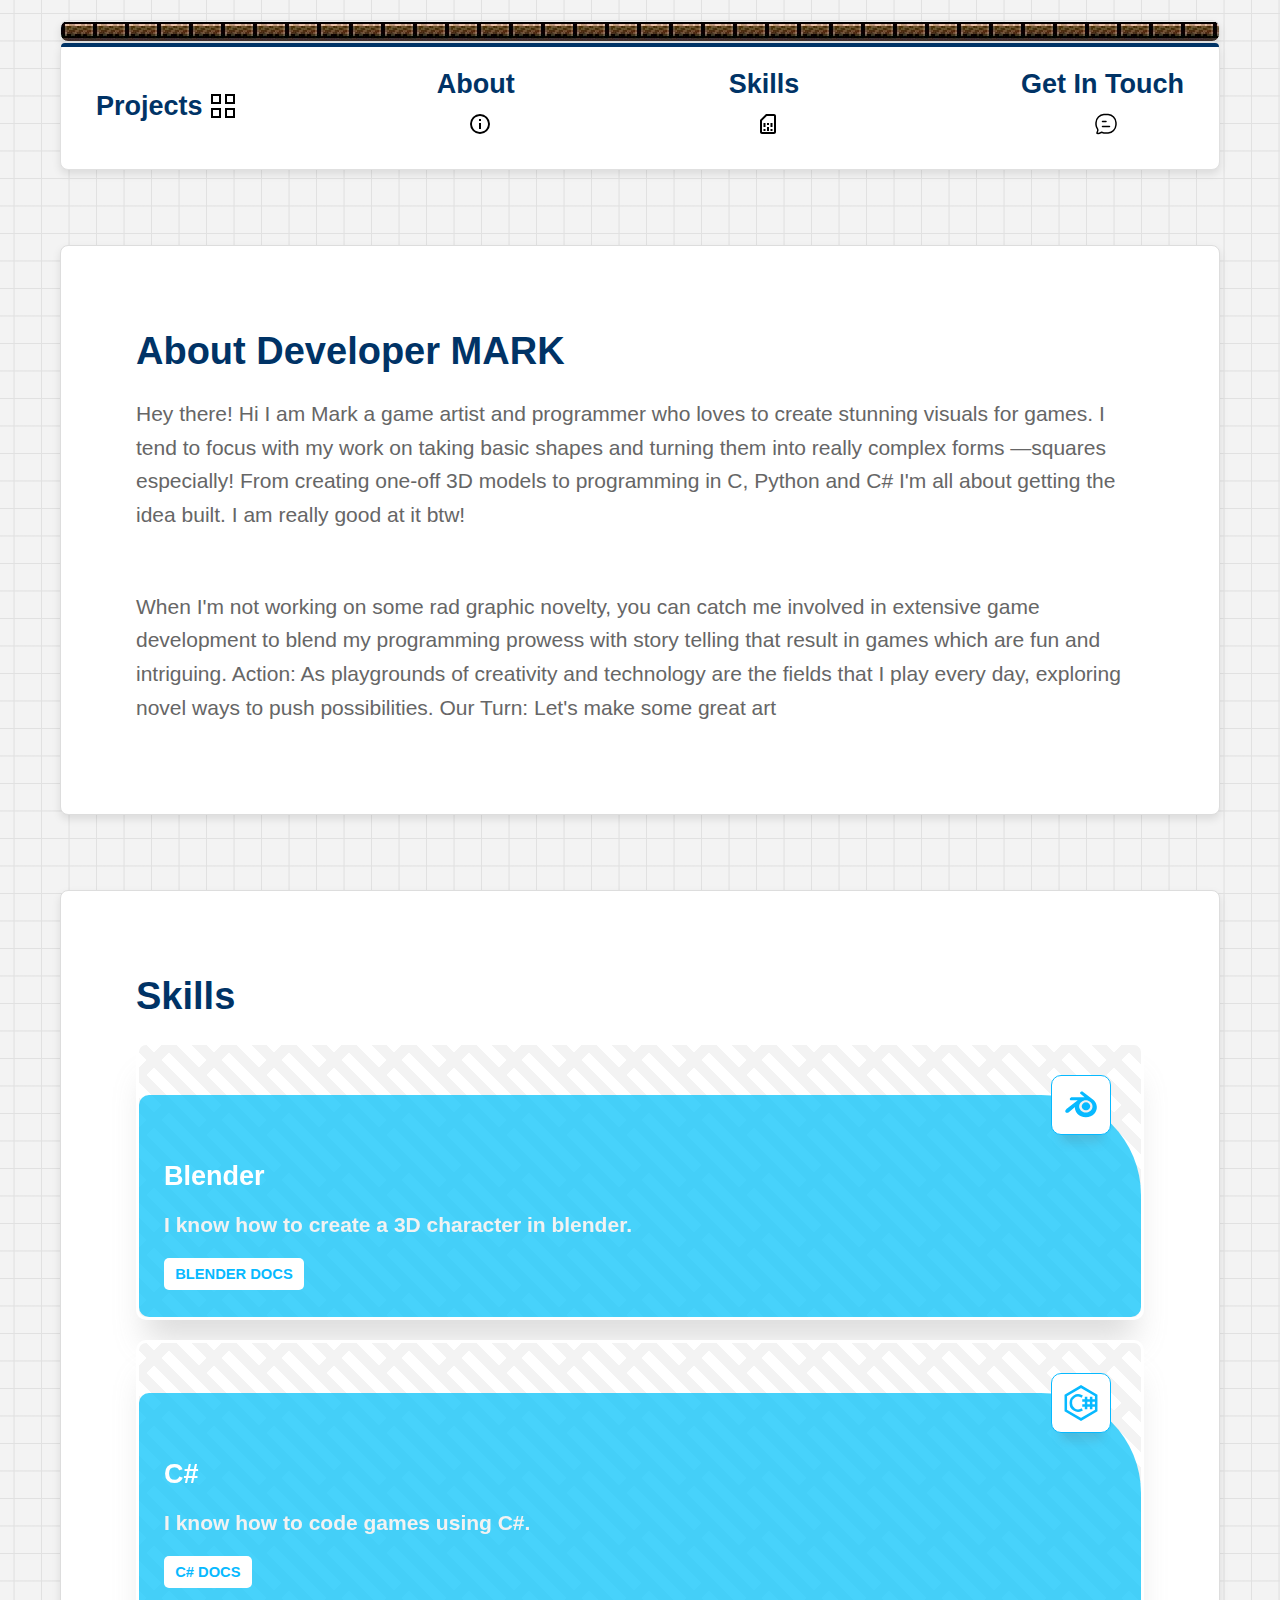
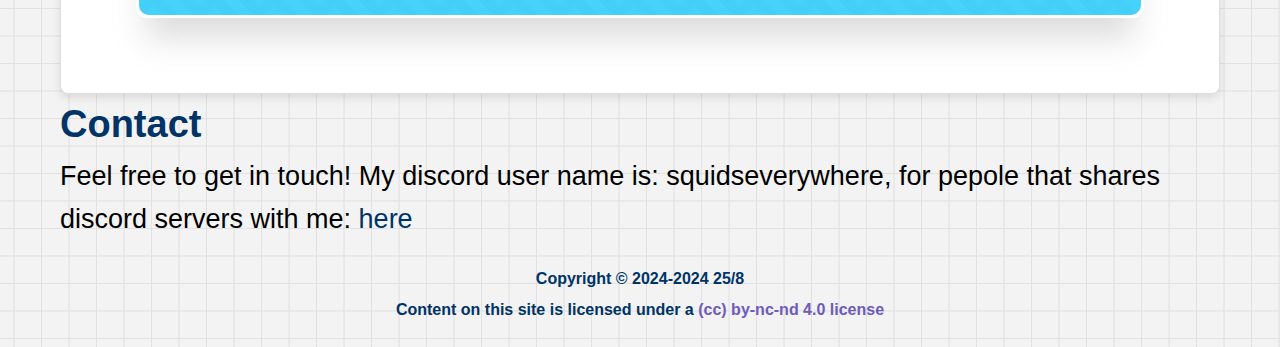
<file: index.html>
<!DOCTYPE html>
<html lang="en">
<head>
    <meta charset="UTF-8">
    <meta name="viewport" content="width=device-width, initial-scale=1.0">
    <link rel="stylesheet" href="style.css">
    <meta name="keywords" content="mark, portfolio, dev, development, developer, dev_mark, developer_mark, back-end, c#, game_dev">
    <meta name="author" content="Developer Mark">
    <meta name="description" content="This is my portfolio/marks portfolio, I guess you are here to checkout my work and learn about me!🧑‍💻">
    
    <meta property="og:title" content="Marks portfolio">
    <meta property="og:description" content="This is my portfolio/zeus portfolio, I guess you are here to checkout my work and learn about me!🧑‍💻">
    <meta property="og:image" content="/assets/mark_pfp.png"> 
    <meta property="og:type" content="website">
    <meta property="og:url" content="https://mark.is-a.dev">
    <link rel="icon" type="image/svg+xml" href="/assets/mark_pfp.png"/>
    <title>MARKS PORTFOLIO | Made By Developer ZEUS</title>
</head>
<body>
    <div class="container">
        <div class="banner"></div>

        <div class="nav_bar">
            <!-- Hamburger Button -->
            <div class="hamburger">
                <svg xmlns="http://www.w3.org/2000/svg" width="24" height="24" viewBox="0 0 24 24">
                    <rect width="24" height="24" fill="none"/>
                    <path fill="currentColor" d="M3 18h18v-2H3v2zm0-5h18v-2H3v2zm0-7v2h18V6H3z"/>
                </svg>
            </div>

            <button class="items projects">
                <h2>Projects</h2>
                <svg xmlns="http://www.w3.org/2000/svg" width="24" height="24" viewBox="0 0 24 24">
                    <rect width="24" height="24" fill="none" />
                    <path fill="none" stroke="currentColor" stroke-width="2" d="M9 15v8H1v-8zm14 0v8h-8v-8zM9 1v8H1V1zm14 0v8h-8V1z" />
                </svg>
            </button>
            <div class="items">
                <section class="nav-button about-link" data-target="#about">
                    <h2>About</h2>
                    <svg xmlns="http://www.w3.org/2000/svg" width="24" height="24" viewBox="0 0 24 24">
                        <rect width="24" height="24" fill="none" />
                        <path fill="currentColor" d="M11 9h2V7h-2m1 13c-4.41 0-8-3.59-8-8s3.59-8 8-8s8 3.59 8 8s-3.59 8-8 8m0-18A10 10 0 0 0 2 12a10 10 0 0 0 10 10a10 10 0 0 0 10-10A10 10 0 0 0 12 2m-1 15h2v-6h-2z" />
                    </svg>
                </section>
            </div>
            <div class="items">
                <section class="nav-button experience-link" data-target="#experience">
                    <h2>Skills</h2>
                    <svg xmlns="http://www.w3.org/2000/svg" width="24" height="24" viewBox="0 0 24 24">
                        <rect width="24" height="24" fill="none" />
                        <path fill="currentColor" d="M18 4v16H6V8.8L10.8 4zm0-2h-8L4 8v12c0 1.1.9 2 2 2h12c1.1 0 2-.9 2-2V4c0-1.1-.9-2-2-2M9.5 19h-2v-2h2zm7 0h-2v-2h2zm-7-4h-2v-4h2zm3.5 4h-2v-4h2zm0-6h-2v-2h2zm3.5 2h-2v-4h2z" />
                    </svg>
                </section>
            </div>
            <div class="items">
                <section class="nav-button contact-link" data-target="#contact">
                    <h2>Get In Touch</h2>
                    <svg xmlns="http://www.w3.org/2000/svg" width="24" height="24" viewBox="0 0 24 24">
                        <rect width="24" height="24" fill="none" />
                        <path fill="none" stroke="currentColor" stroke-linecap="round" stroke-linejoin="round" stroke-width="1.5" d="M8.5 14.5h7m-7-5H12m2.17 11.39c4.184-.277 7.516-3.657 7.79-7.9c.053-.83.053-1.69 0-2.52c-.274-4.242-3.606-7.62-7.79-7.899a33 33 0 0 0-4.34 0c-4.184.278-7.516 3.657-7.79 7.9a20 20 0 0 0 0 2.52c.1 1.545.783 2.976 1.588 4.184c.467.845.159 1.9-.328 2.823c-.35.665-.526.997-.385 1.237c.14.24.455.248 1.084.263c1.245.03 2.084-.322 2.75-.813c.377-.279.566-.418.696-.434s.387.09.899.3c.46.19.995.307 1.485.34c1.425.094 2.914.094 4.342 0" color="currentColor" />
                    </svg>
                </section>
            </div>
        </div>

        <section id="about" class="about">
            <h1>About Developer MARK</h1>
            <p>Hey there! Hi I am Mark a game artist and programmer who loves to create stunning visuals for games. I tend to focus with my work on taking basic shapes and turning them into really complex forms —squares especially! From creating one-off 3D models to programming in C, Python and C# I'm all about getting the idea built. I am really good at it btw!</p>
            <br>
            <p>When I'm not working on some rad graphic novelty, you can catch me involved in extensive game development to blend my programming prowess with story telling that result in games which are fun and intriguing. Action: As playgrounds of creativity and technology are the fields that I play every day, exploring novel ways to push possibilities. Our Turn: Let's make some great art</p>
        </section>

        <section id="experience" class="experience">
            <h1>Skills</h1>
            <div class="parent">
            <div class="card">
                <div class="content-box">
                    <span class="card-title">Blender</span>
                    <p class="card-content">
                        I know how to create a 3D character in blender. 
                    </p>
                    <button class="see-more blender_docs">Blender DOCS</button>
                </div>
                <div class="date-box">
                    <svg xmlns="http://www.w3.org/2000/svg" width="235px" height="235px" viewBox="0 0 256 256">
                        <rect width="256" height="256" fill="none" />
                        <g fill="none">
                            <rect width="256" height="256" fill="white" rx="60" />
                            <path fill="#F0F0F0" d="M105.552 137.283c.775-13.88 7.539-26.109 17.744-34.778c10.008-8.514 23.479-13.718 38.177-13.718c14.683 0 28.154 5.204 38.169 13.718c10.198 8.669 16.962 20.898 17.744 34.763c.774 14.262-4.931 27.511-14.939 37.332c-10.205 9.99-24.72 16.259-40.974 16.259s-30.798-6.269-40.996-16.259c-10.016-9.821-15.706-23.07-14.925-37.317" />
                            <path fill="#07b9ff" d="M132.782 138.529c.397-7.122 3.868-13.397 9.104-17.845c5.135-4.369 12.047-7.039 19.589-7.039c7.534 0 14.446 2.67 19.584 7.039c5.233 4.448 8.704 10.723 9.105 17.837c.397 7.318-2.53 14.116-7.665 19.156c-5.237 5.126-12.684 8.342-21.024 8.342s-15.803-3.216-21.036-8.342c-5.138-5.04-8.058-11.838-7.657-19.148" />
                            <path fill="#07b9ff" d="M87.09 152.92c.049 2.787.933 8.203 2.26 12.433c2.79 8.952 7.52 17.234 14.101 24.533c6.755 7.503 15.072 13.529 24.679 17.807c10.098 4.493 21.039 6.783 32.404 6.764c11.346-.015 22.287-2.35 32.385-6.877c9.607-4.32 17.917-10.372 24.66-17.878c6.578-7.33 11.301-15.627 14.097-24.579a62.4 62.4 0 0 0 2.65-13.721a62.8 62.8 0 0 0-.438-13.626c-1.252-8.851-4.3-17.156-8.993-24.726c-4.291-6.956-9.824-13.046-16.402-18.172l.015-.012l-66.386-51.217c-.06-.046-.108-.095-.172-.136c-4.356-3.36-11.68-3.348-16.47.019c-4.843 3.405-5.397 9.035-1.087 12.587l-.019.019l27.689 22.624l-84.393.09h-.112c-6.976.008-13.681 4.606-15.008 10.418c-1.364 5.92 3.373 10.831 10.626 10.858l-.011.026l42.775-.083l-76.33 58.871c-.097.072-.202.147-.292.219c-7.2 5.54-9.528 14.752-4.993 20.582c4.603 5.929 14.39 5.94 21.665.034l41.659-34.258s-.608 4.625-.559 7.401m107.047 15.487c-8.583 8.787-20.6 13.77-33.603 13.796c-13.022.023-25.039-4.915-33.622-13.687c-4.194-4.275-7.276-9.193-9.176-14.432a37.6 37.6 0 0 1-2.106-16.128c.453-5.389 2.05-10.53 4.599-15.181c2.504-4.573 5.952-8.704 10.21-12.199c8.344-6.832 18.966-10.531 30.076-10.546c11.121-.015 21.736 3.649 30.088 10.459c4.25 3.48 7.695 7.597 10.199 12.161a38.2 38.2 0 0 1 4.617 15.175a37.7 37.7 0 0 1-2.114 16.116c-1.904 5.254-4.974 10.172-9.168 14.466" />
                        </g>
                    </svg>
                </div>
            </div>
            <div class="card">
                <div class="content-box">
                    <span class="card-title">C#</span>
                    <p class="card-content">
                        I know how to code games using C#. 
                    </p>
                    <button class="see-more cSharp_docs">C# DOCS</button>
                </div>
                <div class="date-box">
                    <svg xmlns="http://www.w3.org/2000/svg" width="220" height="220" viewBox="0 0 15 15">
                        <rect width="15" height="15" fill="none" />
                        <path fill="none" stroke="#07b9ff" d="M9.5 5v5m2-5v5M8 6.5h5m-5 2h5M8 10l-.402.201A2.83 2.83 0 0 1 3.5 7.668v-.336a2.832 2.832 0 0 1 4.098-2.533L8 5m-6.5 5.5v-6l6-3.5l6 3.5v6l-6 3.5z" />
                    </svg>
                </div>
            </div>
            </div>
        </section>

        <section id="contact" class="contact">
            <h1>Contact</h1>
            <p>Feel free to get in touch! My discord user name is: squidseverywhere, for pepole that shares discord servers with me: <a href="https://discord.com/users/1219315959001514024">here</a></p>
        </section>

        <div class="copyright">
            <h1>Copyright © 2024-2024 25/8</h1>
            <h1>Content on this site is licensed under a <a rel="license" href="https://creativecommons.org/licenses/by-nc-nd/4.0/">(cc) by-nc-nd 4.0 license</a></h1>
        </div>
    </div>

    <script src="script.js"></script>
</body>
</html>
</file>
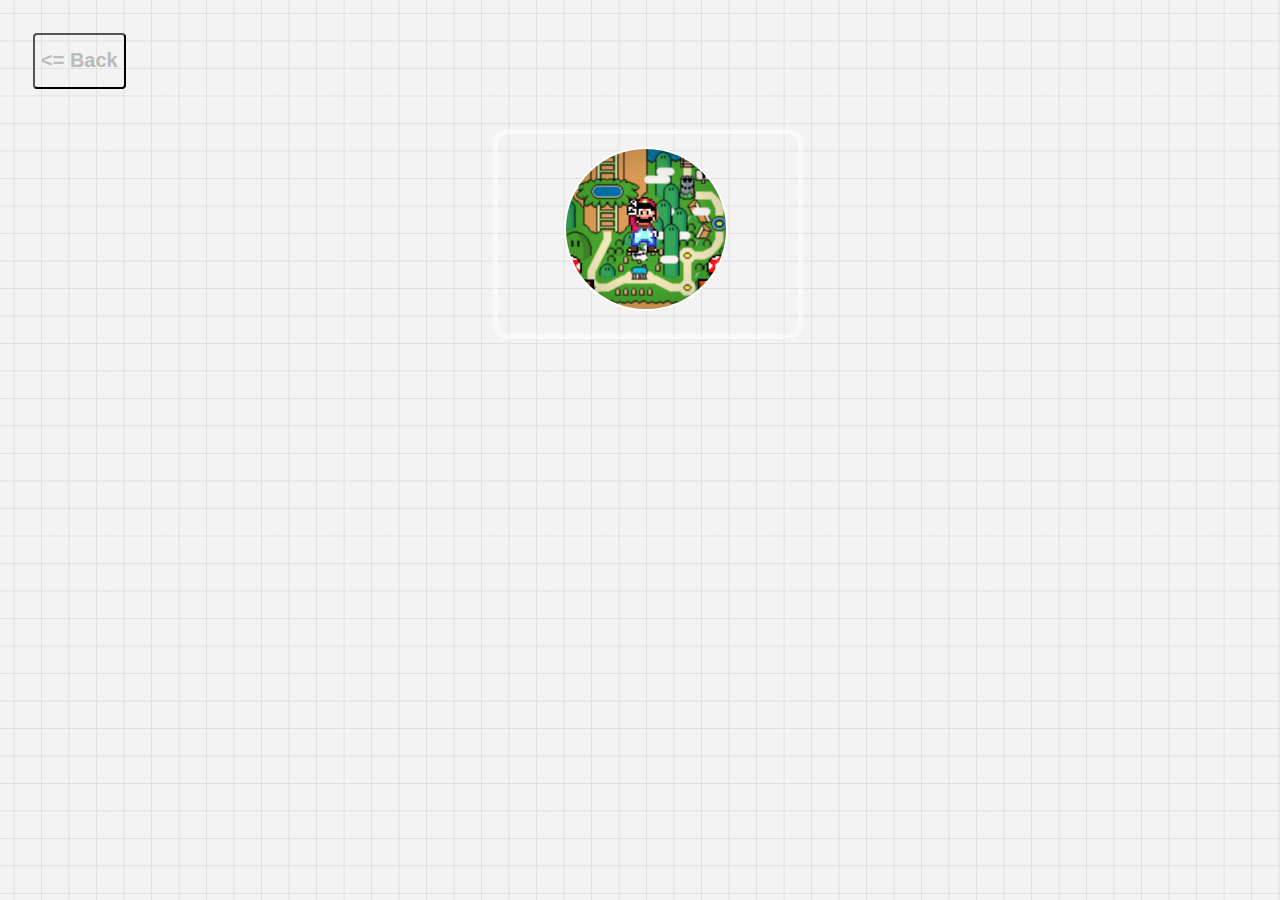
<file: projects/index.html>
<!DOCTYPE html>
<html lang="en">
<head>
    <meta charset="UTF-8">
    <meta name="viewport" content="width=device-width, initial-scale=1.0">
    <link rel="stylesheet" href="style.css">
    <link rel="icon" type="image/svg+xml" href="/assets/mark_pfp.png"/>
    <title>Projects | Made By Developer ZEUS</title>
</head>
<body>
    <div class="container">
        <button class="back__btn">
            <h1><= Back</h1>
        </button>
        
        <!-- Updated Card HTML -->
        <div class="card">
            <img src="../assets/mark_pfp.png" alt="ZEUS Logo" class="card__logo">
            <div class="card__content">
                <p class="card__title">No Projects Yet</p>
                <p class="card__description">We’re working hard to bring you some exciting new projects. Check back soon to see the latest updates and developments. Your patience is appreciated!</p>
            </div> 
        </div>
    </div>

    <script src="script.js"></script>
</body>
</html>
</file>
<file: style.css>
@import url('https://fonts.cdnfonts.com/css/cascadia-code');

/* Font size variables */
:root {
    --font-size-title: 38px;
    --font-size-body: 27px;
    --font-size-small: 21px;
    --font-size-small-button: 14.7px;
    --color: #E1E1E1;
}

* {
    margin: 0;
    padding: 0;
    box-sizing: border-box;
    cursor: crosshair;
}

body {
    font-family: 'Cascadia Code', sans-serif;
    line-height: 1.6;
    font-size: var(--font-size-body);
    width: 100%;
    height: 100%;
    background-color: #F3F3F3;
    background-image: linear-gradient(0deg, transparent 24%, var(--color) 25%, var(--color) 26%, transparent 27%,transparent 74%, var(--color) 75%, var(--color) 76%, transparent 77%,transparent),
        linear-gradient(90deg, transparent 24%, var(--color) 25%, var(--color) 26%, transparent 27%,transparent 74%, var(--color) 75%, var(--color) 76%, transparent 77%,transparent);
    background-size: 55px 55px;
}

.container {
    max-width: 1200px;
    margin: auto;
    padding: 20px;
}

h1, .title {
    font-size: var(--font-size-title);
    font-weight: bold;
    color: #003366;
}

/* Banner */
.banner {
    display: flex;
    align-items: center;
    justify-content: space-between;
    background-image: url(assets/mark_banner.png);
    padding: 10px 20px;
    border-radius: 8px;
    box-shadow: 0 4px 8px rgba(0, 0, 0, 0.1);
    position: relative;
    z-index: 1;
    border: 1px solid #e0e0e0;
}


/* Navigation Bar */
.nav_bar {
    display: flex;
    align-items: center;
    justify-content: space-between;
    background-color: #ffffff;
    padding: 10px 20px;
    border-radius: 8px;
    box-shadow: 0 4px 8px rgba(0, 0, 0, 0.1);
    position: relative;
    z-index: 1;
    border: 1px solid #e0e0e0;
}

.nav_bar::before {
    content: '';
    position: absolute;
    top: 0;
    left: 0;
    width: 100%;
    height: 4px;
    background: #003366;
    border-radius: 4px 4px 0 0;
}

/* Hamburger Menu */
.hamburger {
    display: none;
}

.hamburger svg {
    fill: #003366;
    width: 30px;
    height: 30px;
}

/* Navigation Items */
.items {
    display: flex;
    align-items: center;
    margin: 0;
    padding: 10px 15px;
    position: relative;
    transition: background-color 0.3s, color 0.3s;
    border-radius: 5px;
    min-width: 120px;
    text-align: center;
}

.items h2 {
    margin: 0;
    font-size: var(--font-size-body);
    color: #003366;
    transition: color 0.3s;
    font-weight: 600;
}

.items svg {
    margin-left: 8px;
    fill: #003366;
    transition: fill 0.3s;
}

.items:hover, .items.active {
    background-color: #e6f9f9;
    color: #008080;
}

.items:hover h2, .items.active h2 {
    color: #008080;
}

.items:hover svg, .items.active svg {
    fill: #008080;
}

/* Responsive */
@media (max-width: 768px) {
    .nav_bar {
        flex-direction: column;
        align-items: flex-start;
    }

    .hamburger {
        display: block;
    }

    .nav_bar .items {
        display: none;
        width: 100%;
        padding: 0;
    }

    .nav_bar.show .items {
        display: flex;
        flex-direction: column;
        width: 100%;
    }
}

/* About Section */
#about {
    margin-top: 75px;
    padding: 75px;
    border: 1px solid #ddd;
    border-radius: 8px;
    background-color: #ffffff;
    box-shadow: 0 4px 8px rgba(0, 0, 0, 0.1);
}

#about h1 {
    font-size: var(--font-size-title);
    margin-bottom: 15px;
    color: #003366;
}

#about p {
    font-size: var(--font-size-small);
    margin-bottom: 15px;
    color: #666666;
}

/* Experience Section */
#experience {
    margin-top: 75px;
    padding: 75px;
    border: 1px solid #ddd;
    border-radius: 8px;
    background-color: #ffffff;
    box-shadow: 0 4px 8px rgba(0, 0, 0, 0.1);
}

#experience h1 {
    font-size: var(--font-size-title);
    margin-bottom: 15px;
    color: #003366;
}

.see-more {
    background-color: #008080;
    color: #ffffff;
    border: none;
    padding: 10px 20px;
    border-radius: 5px;
    font-size: 16px;
    transition: background-color 0.3s, transform 0.2s;
}

.see-more:hover {
    background-color: #006666;
}

.see-more:active {
    transform: scale(0.98);
}
input, textarea {
    border: 1px solid #ddd;
    border-radius: 5px;
    padding: 10px;
    font-size: 16px;
    width: 100%;
    box-sizing: border-box;
    margin-bottom: 15px;
}

input:focus, textarea:focus {
    border-color: #008080;
    outline: none;
    box-shadow: 0 0 5px rgba(0, 128, 128, 0.2);
}

/* Links */
a {
    color: #003366;
    text-decoration: none;
}

a:hover {
    color: #008080;
    text-decoration: underline;
}

/* Card */ 
.parent {
    display: flex;
    gap: 20px;
    flex-wrap: wrap;
}

.card {
    padding-top: 50px;
    border-radius: 10px;
    border: 3px solid rgb(255, 255, 255);
    transform-style: preserve-3d;
    background: linear-gradient(135deg,#0000 18.75%,#f3f3f3 0 31.25%,#0000 0),
    repeating-linear-gradient(45deg,#f3f3f3 -6.25% 6.25%,#ffffff 0 18.75%);
    background-size: 60px 60px;
    background-position: 0 0, 0 0;
    background-color: #f0f0f0;
    width: 100%;
    box-shadow: rgba(142, 142, 142, 0.3) 0px 30px 30px -10px;
    transition: all 0.5s ease-in-out;
}
  
.card:hover {
    background-position: -100px 100px, -100px 100px;
    transform: rotate3d(0.5, 1, 0, 30deg);
}
  
.content-box {
    background: rgba(4, 193, 250, 0.732);
    border-radius: 10px 100px 10px 10px;
    transition: all 0.5s ease-in-out;
    padding: 60px 25px 25px 25px;
    transform-style: preserve-3d;
}
  
.content-box .card-title {
    display: inline-block;
    color: white;
    font-size: var(--font-size-body);
    font-weight: 900;
    transition: all 0.5s ease-in-out;
    transform: translate3d(0px, 0px, 50px);
}
  
.content-box .card-title:hover {
    transform: translate3d(0px, 0px, 60px);
}
  
.content-box .card-content {
    margin-top: 10px;
    font-size: var(--font-size-small);
    font-weight: 700;
    color: #f2f2f2;
    transition: all 0.5s ease-in-out;
    transform: translate3d(0px, 0px, 30px);
}
  
.content-box .card-content:hover {
    transform: translate3d(0px, 0px, 60px);
}
  
.content-box .see-more {
    margin-top: 1rem;
    display: inline-block;
    font-weight: 900;
    font-size: var(--font-size-small-button);
    text-transform: uppercase;
    color: rgb(7, 185, 255);
    border-radius: 5px;
    background: white;
    padding: 0.5rem 0.7rem;
    transition: all 0.5s ease-in-out;
    transform: translate3d(0px, 0px, 20px);
}

.content-box .see-more:hover {
    transform: translate3d(0px, 0px, 60px);
}
  
.date-box {
    position: absolute;
    display: flex;
    justify-content: center;
    align-items: center;
    top: 30px;
    right: 30px;
    height: 60px;
    width: 60px;
    background: white;
    border: 1px solid rgb(7, 185, 255);
    border-radius: 10px;
    padding: 10px;
    transform: translate3d(0px, 0px, 80px);
    box-shadow: rgba(100, 100, 111, 0.2) 0px 17px 10px -10px;
}

.icons {
    max-width: 100%; 
    max-height: 100%;
}
  
.date-box span {
    display: block;
    text-align: center;
}

/* Tables */
table {
    width: 100%;
    border-collapse: collapse;
    margin: 20px 0;
}

th, td {
    padding: 15px;
    border: 1px solid #ddd;
    text-align: left;
}

th {
    background-color: #003366;
    color: #ffffff;
}

tr:nth-child(even) {
    background-color: #f9f9f9;
}

tr:hover {
    background-color: #e6f9f9;
}

/* Alerts */
.alert {
    padding: 15px;
    margin-bottom: 20px;
    border-radius: 5px;
    color: #ffffff;
}

.alert.success {
    background-color: #28a745;
}

.alert.error {
    background-color: #dc3545;
}

.alert.warning {
    background-color: #ffc107;
}

.projects {
    background: none;
    border: none;
    font-family: 'Cascadia Code', sans-serif;
}

.copyright {
    color: white;
    text-align: center;
    padding: 20px;
    position: absolute;
    bottom: 100;
    left: 0%;
    width: 100%;
}
  
.copyright h1 {
    font-size: 16px;
    margin: 5px 0;
}
  
.copyright a {
    color: #6E5BBB;
    text-decoration: none;
}
  
.copyright a:hover {
    text-decoration: underline;
    cursor: pointer;
}

/* Animations */
@keyframes fadeIn {
    from {
        opacity: 0;
    }
    to {
        opacity: 1;
    }
}

.fade-in {
    animation: fadeIn 0.5s ease-in-out;
}

@keyframes slideIn {
    from {
        transform: translateX(-100%);
        opacity: 0;
    }
    to {
        transform: translateX(0);
        opacity: 1;
    }
}

.slide-in {
    animation: slideIn 0.5s ease-out;
}
</file>
<file: projects/style.css>
@import url('https://fonts.cdnfonts.com/css/cascadia-code');

* {
    font-family: 'Cascadia Code', sans-serif;
    cursor: crosshair;
}

body {
    width: 100%;
    height: 100%;
    --color: #E1E1E1;
    background-color: #F3F3F3;
    background-image: linear-gradient(0deg, transparent 24%, var(--color) 25%, var(--color) 26%, transparent 27%,transparent 74%, var(--color) 75%, var(--color) 76%, transparent 77%,transparent),
        linear-gradient(90deg, transparent 24%, var(--color) 25%, var(--color) 26%, transparent 27%,transparent 74%, var(--color) 75%, var(--color) 76%, transparent 77%,transparent);
    background-size: 55px 55px;
    cursor: crosshair;
}

.back__btn {
    border-radius: .25rem;
    background-color: linear-gradient(0deg, transparent 24%, var(--color) 25%, var(--color) 26%, transparent 27%,transparent 74%, var(--color) 75%, var(--color) 76%, transparent 77%,transparent),
        linear-gradient(90deg, transparent 24%, var(--color) 25%, var(--color) 26%, transparent 27%,transparent 74%, var(--color) 75%, var(--color) 76%, transparent 77%,transparent);
    color: #bbbbbb;
    cursor: crosshair;
    margin: 25px;
    font-size: 10px;
}

.back__btn:hover {
    animation: expand forwards .25s;
    box-shadow: inset 21px 34px -12px rgba(0,0,0,0.75);
}

.card {
    position: relative;
    width: 300px;
    height: 200px;
    background-color: --color;
    border-radius: 10px;
    display: flex;
    align-items: center;
    justify-content: center;
    overflow: hidden;
    perspective: 1000px;
    box-shadow: 0 0 0 5px #ffffff80;
    transition: all 0.6s cubic-bezier(0.175, 0.885, 0.32, 1.275);
    margin: 20px auto; 
    cursor: crosshair;
}

.card__logo {
    width: 160px;
    height: 160px;
    border-radius: 50%;
    object-fit: cover;
    margin-bottom: 10px;
    border: 2px solid #fff;
    cursor: crosshair;
}

.card__content {
    position: absolute;
    top: 0;
    left: 0;
    width: 100%;
    height: 100%;
    padding: 20px;
    box-sizing: border-box;
    background-color: #F3F3F3; 
    transform: rotateX(-90deg);
    transform-origin: bottom;
    transition: all 0.6s cubic-bezier(0.175, 0.885, 0.32, 1.275);
    display: flex;
    flex-direction: column;
    align-items: center;
    justify-content: center;
    cursor: crosshair;
}

.card:hover {
    transform: scale(1.05);
    box-shadow: 0 8px 16px rgba(255, 255, 255, 0.2);
    cursor: crosshair;
    -webkit-box-shadow: 25px 21px 34px -12px rgba(0,0,0,0.75);
        -moz-box-shadow: 25px 21px 34px -12px rgba(0,0,0,0.75);
        box-shadow: 25px 21px 34px -12px rgba(0,0,0,0.75);
    outline: solid;
}

.card:hover .card__content {
    transform: rotateX(0deg);
    cursor: crosshair;
}

.card__title {
    margin: 0;
    font-size: 24px;
    color: #bbbbbb; 
    font-weight: 700;
    cursor: crosshair;
}

.card__description {
    margin: 10px 0 0;
    font-size: 16.5px;
    color: #bbbbbb;
    line-height: 1.4;
    text-align: center; 
    cursor: crosshair;
}

@keyframes expand {
    from {
        transform: scale(1);
    }

    to {
        transform: scale(1.2);
        -webkit-box-shadow: 25px 21px 34px -12px rgba(0,0,0,0.75);
        -moz-box-shadow: 25px 21px 34px -12px rgba(0,0,0,0.75);
        box-shadow: 25px 21px 34px -12px rgba(0,0,0,0.75);
    }
}
</file>
